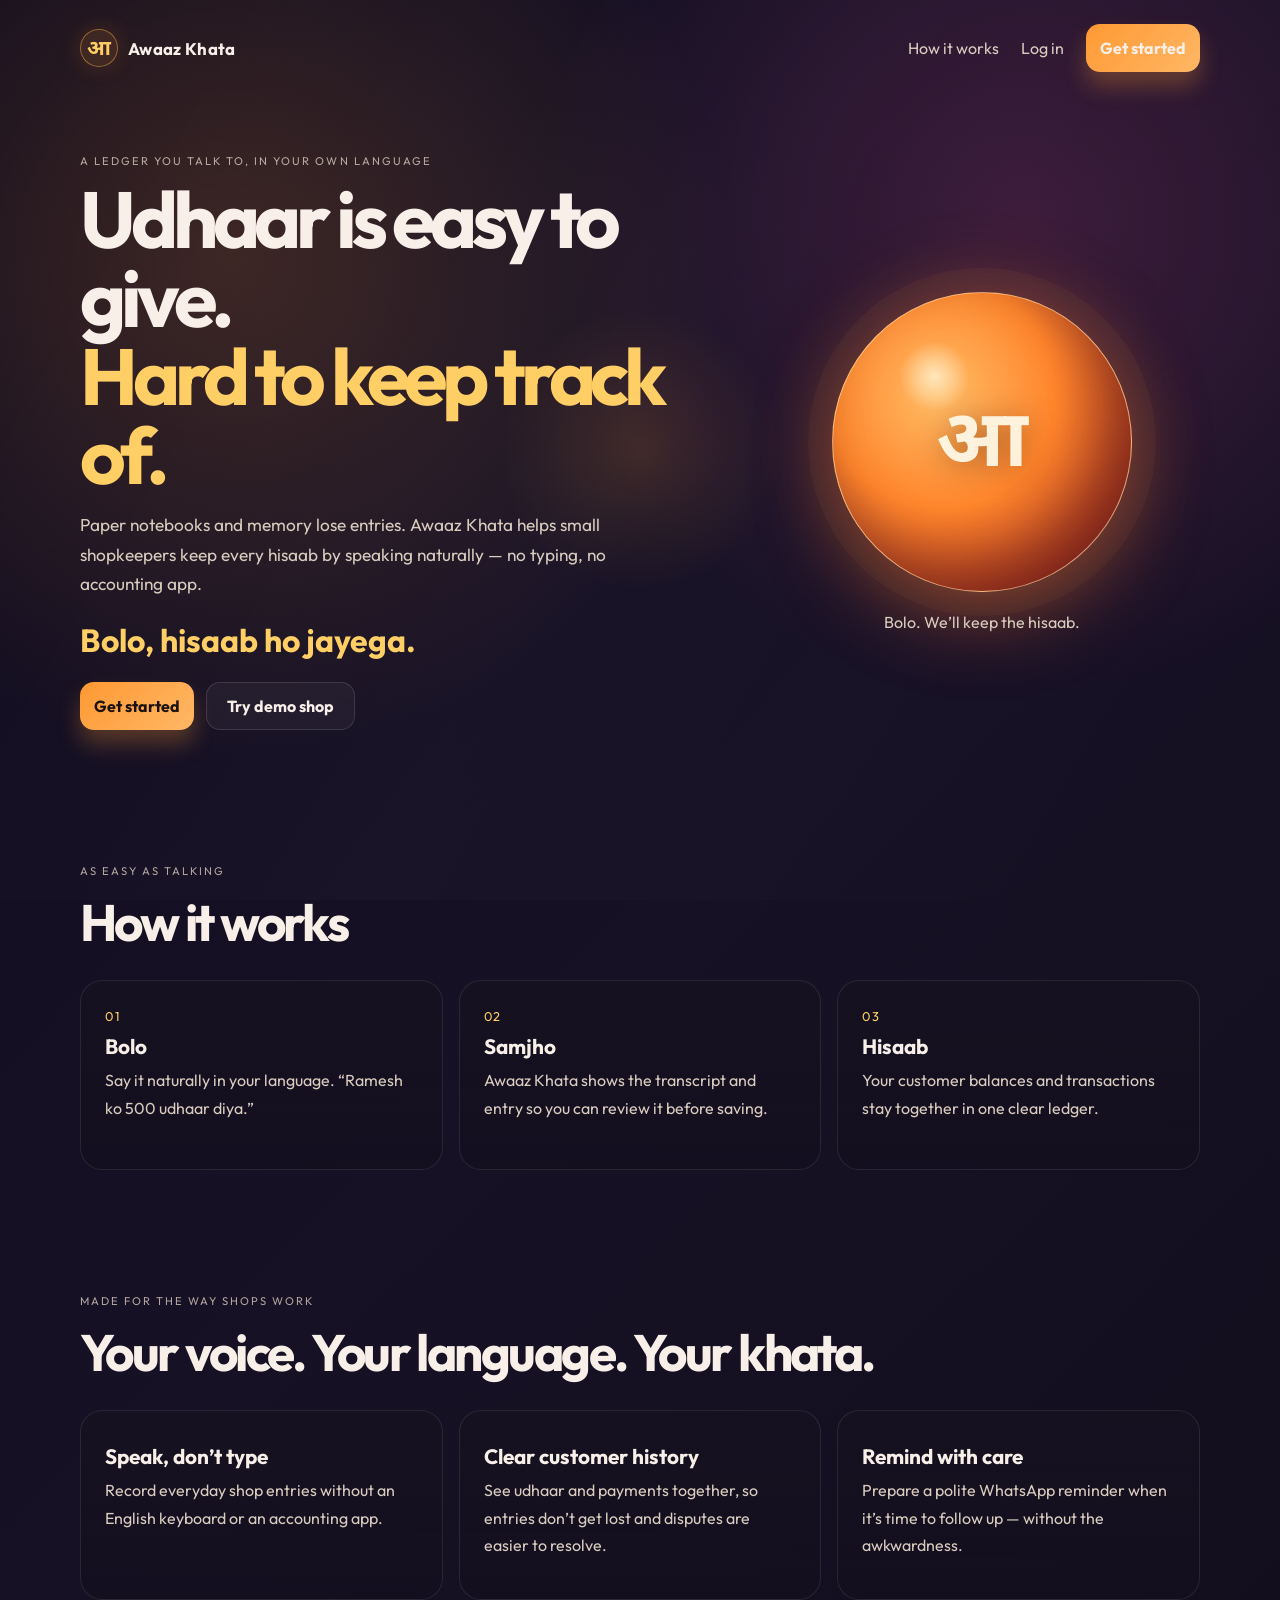
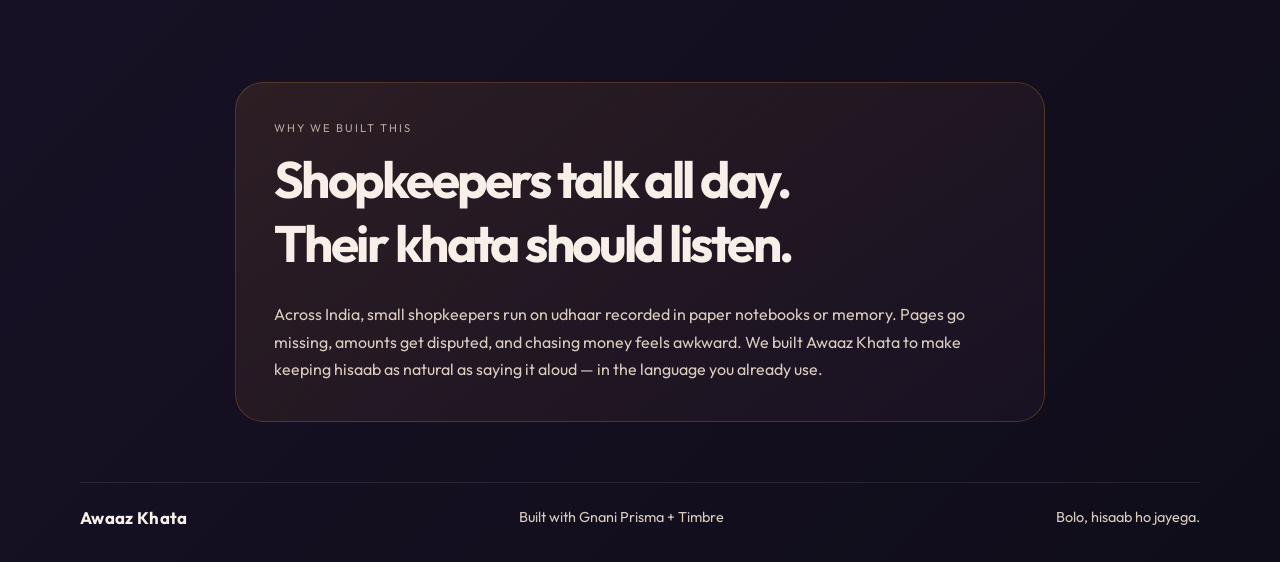
<file: frontend/landing.html>
<!doctype html>
<html lang="en">
  <head>
    <meta charset="utf-8">
    <meta name="viewport" content="width=device-width, initial-scale=1">
    <meta name="theme-color" content="#0f0b1e">
    <link rel="manifest" href="/frontend/manifest.webmanifest">
    <meta name="description" content="Awaaz Khata is a ledger you talk to, in your own language. Bolo, hisaab ho jayega.">
    <title>Awaaz Khata — Bolo, hisaab ho jayega</title>
    <link rel="preconnect" href="https://fonts.googleapis.com">
    <link rel="preconnect" href="https://fonts.gstatic.com" crossorigin>
    <link href="https://fonts.googleapis.com/css2?family=Noto+Sans+Devanagari:wght@400;500;600;700&family=Outfit:wght@400;500;600;700;800&display=swap" rel="stylesheet" media="print" onload="this.media='all'">
    <link rel="stylesheet" href="/frontend/styles.css">
    <script type="module" src="/frontend/landing.js"></script>
  </head>
  <body class="marketing-page" data-theme="dark">
    <div class="page-noise" aria-hidden="true"></div>
    <div class="offline-banner" id="offline-banner" role="status" aria-live="polite" hidden>
      You’re offline. Reconnect to try the demo shop or create an account.
    </div>
    <header class="marketing-nav">
      <a class="brand" href="/" aria-label="Awaaz Khata home">
        <span class="brand-mark-small" aria-hidden="true">आ</span>
        <span>Awaaz Khata</span>
      </a>
      <nav aria-label="Main navigation">
        <a href="#how-it-works">How it works</a>
        <a href="/login">Log in</a>
        <a class="primary-btn" href="/register">Get started</a>
      </nav>
    </header>

    <main class="marketing-shell">
      <section class="marketing-hero">
        <div class="marketing-hero-copy">
          <p class="eyebrow">A ledger you talk to, in your own language</p>
          <h1>Udhaar is easy to give.<br><span>Hard to keep track of.</span></h1>
          <p class="hero-text">Paper notebooks and memory lose entries. Awaaz Khata helps small shopkeepers keep every hisaab by speaking naturally — no typing, no accounting app.</p>
          <p class="marketing-tagline">Bolo, hisaab ho jayega.</p>
          <div class="marketing-actions">
            <a class="primary-btn" href="/register">Get started</a>
            <button class="ghost-btn" type="button" id="try-demo">Try demo shop</button>
          </div>
          <p class="marketing-error" id="landing-error" role="alert" hidden></p>
        </div>
        <div class="demo-orb-stage" aria-label="Animated voice assistant demo">
          <div class="demo-orb-halo"></div>
          <div class="demo-orb"><span>आ</span></div>
          <p class="demo-orb-caption">Bolo. We’ll keep the hisaab.</p>
        </div>
      </section>

      <section class="marketing-section" id="how-it-works">
        <p class="eyebrow">As easy as talking</p>
        <h2>How it works</h2>
        <div class="steps-grid">
          <article class="feature-card"><span class="step-number">01</span><h3>Bolo</h3><p>Say it naturally in your language. “Ramesh ko 500 udhaar diya.”</p></article>
          <article class="feature-card"><span class="step-number">02</span><h3>Samjho</h3><p>Awaaz Khata shows the transcript and entry so you can review it before saving.</p></article>
          <article class="feature-card"><span class="step-number">03</span><h3>Hisaab</h3><p>Your customer balances and transactions stay together in one clear ledger.</p></article>
        </div>
      </section>

      <section class="marketing-section">
        <p class="eyebrow">Made for the way shops work</p>
        <h2>Your voice. Your language. Your khata.</h2>
        <div class="steps-grid feature-grid">
          <article class="feature-card"><h3>Speak, don’t type</h3><p>Record everyday shop entries without an English keyboard or an accounting app.</p></article>
          <article class="feature-card"><h3>Clear customer history</h3><p>See udhaar and payments together, so entries don’t get lost and disputes are easier to resolve.</p></article>
          <article class="feature-card"><h3>Remind with care</h3><p>Prepare a polite WhatsApp reminder when it’s time to follow up — without the awkwardness.</p></article>
        </div>
      </section>

      <section class="why-section">
        <p class="eyebrow">Why we built this</p>
        <h2>Shopkeepers talk all day.<br>Their khata should listen.</h2>
        <p>Across India, small shopkeepers run on udhaar recorded in paper notebooks or memory. Pages go missing, amounts get disputed, and chasing money feels awkward. We built Awaaz Khata to make keeping hisaab as natural as saying it aloud — in the language you already use.</p>
      </section>
    </main>

    <footer class="marketing-footer">
      <a class="brand" href="/">Awaaz Khata</a>
      <span>Built with Gnani Prisma + Timbre</span>
      <span>Bolo, hisaab ho jayega.</span>
    </footer>
    <script type="module" src="/frontend/landing.js"></script>
    <script type="module" src="/frontend/pwa.js"></script>
  </body>
</html>
</file>
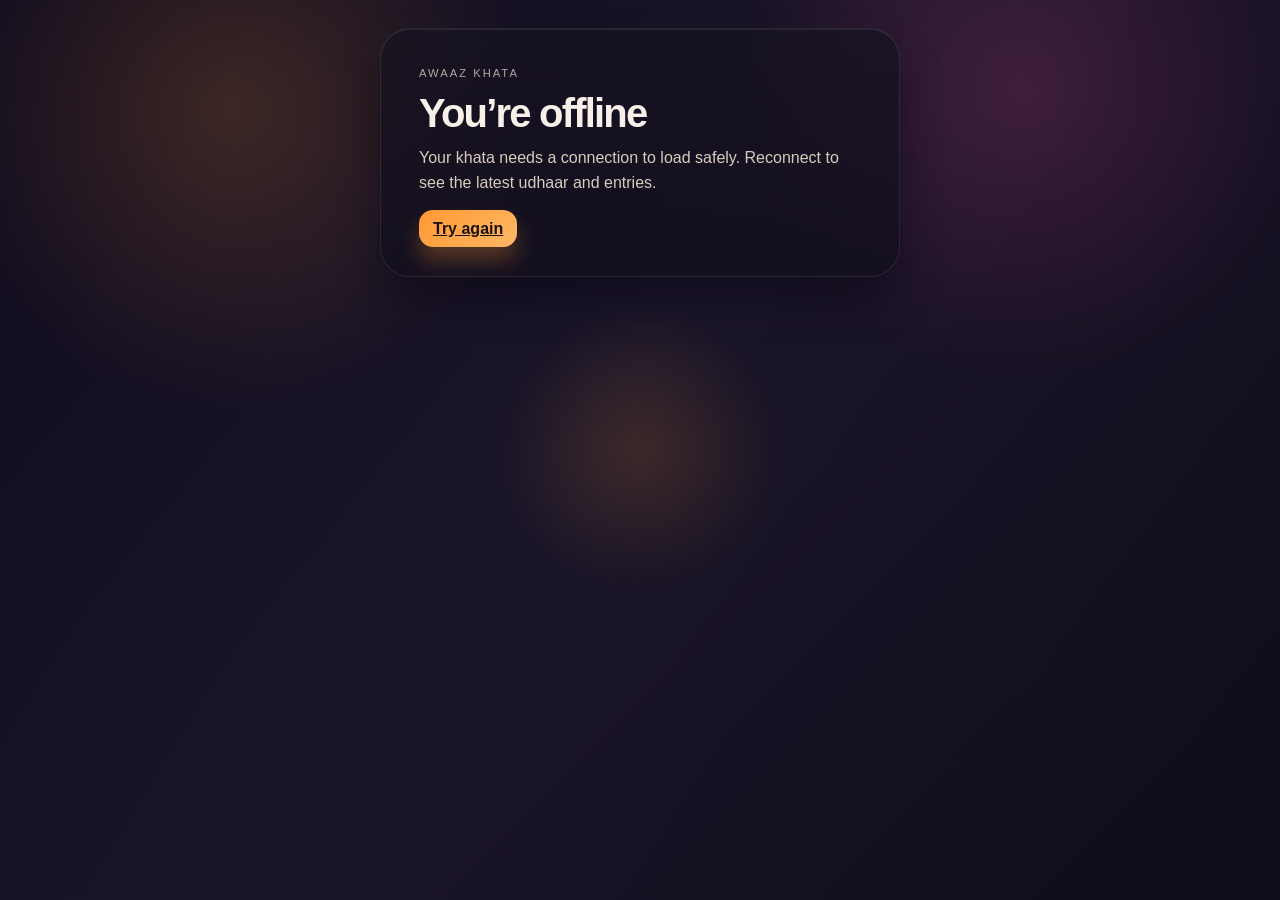
<file: frontend/offline.html>
<!doctype html>
<html lang="en">
  <head>
    <meta charset="utf-8">
    <meta name="viewport" content="width=device-width, initial-scale=1">
    <meta name="theme-color" content="#0f0b1e">
    <title>Offline — Awaaz Khata</title>
    <link rel="stylesheet" href="/frontend/styles.css">
  </head>
  <body class="auth-page">
    <main class="auth-shell">
      <section class="auth-card glass-card">
        <p class="eyebrow">Awaaz Khata</p>
        <h1>You’re offline</h1>
        <p class="auth-intro">Your khata needs a connection to load safely. Reconnect to see the latest udhaar and entries.</p>
        <a class="primary-btn auth-submit" href="/">Try again</a>
      </section>
    </main>
  </body>
</html>
</file>
<file: frontend/styles.css>
:root {
  --bg: #0f0b1e;
  --bg-2: #171125;
  --card: rgba(20, 16, 32, 0.72);
  --card-strong: rgba(26, 20, 40, 0.9);
  --card-soft: rgba(255, 255, 255, 0.04);
  --line: rgba(255, 255, 255, 0.09);
  --text: #f7efe8;
  --muted: #d9ccbf;
  --accent: #ff9933;
  --accent-soft: rgba(255, 153, 51, 0.2);
  --gold: #ffcf66;
  --pink: #ff4fa3;
  --green: #6bd6a8;
  --green-strong: #20b27f;
  --red: #ff8a7c;
  --shadow: rgba(3, 2, 7, 0.48);
  --pointer-x: 50%;
  --pointer-y: 50%;
}

* {
  box-sizing: border-box;
}

html {
  scroll-behavior: smooth;
}

body {
  margin: 0;
  min-height: 100vh;
  background:
    radial-gradient(circle at 18% 12%, rgba(255, 153, 51, 0.18), transparent 23%),
    radial-gradient(circle at 80% 10%, rgba(255, 79, 163, 0.16), transparent 22%),
    linear-gradient(135deg, var(--bg) 0%, var(--bg-2) 46%, #100d1a 100%);
  color: var(--text);
  font-family:
    "Outfit",
    "Noto Sans Devanagari",
    "Noto Sans Tamil",
    "Noto Sans Telugu",
    "Noto Sans Gujarati",
    "Noto Sans Bengali",
    "Noto Sans Kannada",
    "Noto Sans Malayalam",
    "Noto Sans Gurmukhi",
    sans-serif;
  text-rendering: optimizeLegibility;
}

:lang(hi),
:lang(mr) {
  font-family: "Noto Sans Devanagari", "Outfit", sans-serif;
}

:lang(ta) {
  font-family: "Noto Sans Tamil", "Outfit", sans-serif;
}

:lang(te) {
  font-family: "Noto Sans Telugu", "Outfit", sans-serif;
}

:lang(gu) {
  font-family: "Noto Sans Gujarati", "Outfit", sans-serif;
}

:lang(bn) {
  font-family: "Noto Sans Bengali", "Outfit", sans-serif;
}

:lang(kn) {
  font-family: "Noto Sans Kannada", "Outfit", sans-serif;
}

:lang(ml) {
  font-family: "Noto Sans Malayalam", "Outfit", sans-serif;
}

:lang(pa) {
  font-family: "Noto Sans Gurmukhi", "Outfit", sans-serif;
}

.splash-screen {
  position: fixed;
  inset: 0;
  z-index: 20;
  display: grid;
  place-items: center;
  background: rgba(15, 11, 30, 0.92);
  overflow: hidden;
}

.splash-screen.is-dismissed {
  opacity: 0;
  visibility: hidden;
  transition: opacity 0.45s ease, visibility 0.45s ease;
}

.splash-mark-wrap {
  display: grid;
  place-items: center;
  margin-bottom: 12px;
}

.splash-mark {
  width: 100px;
  height: 100px;
  fill: none;
  stroke: rgba(255, 255, 255, 0.7);
  stroke-width: 4;
  filter: drop-shadow(0 0 20px rgba(255, 153, 51, 0.55));
}

.splash-copy {
  text-align: center;
}

.splash-kicker {
  margin: 0 0 8px;
  color: rgba(255, 255, 255, 0.7);
  letter-spacing: 0.14em;
  text-transform: uppercase;
  font-size: 0.7rem;
}

.splash-copy h1 {
  margin: 0;
  font-size: clamp(2.2rem, 5vw, 4rem);
  letter-spacing: -0.06em;
  line-height: 0.95;
}

body::before {
  content: "";
  position: fixed;
  inset: 0;
  pointer-events: none;
  background:
    linear-gradient(120deg, transparent 0%, rgba(255,255,255,0.02) 48%, transparent 100%),
    radial-gradient(circle at var(--pointer-x) var(--pointer-y), rgba(255, 153, 51, 0.15), transparent 18%);
  z-index: 0;
}

.page-noise {
  position: fixed;
  inset: 0;
  pointer-events: none;
  opacity: 0.18;
  background-image:
    linear-gradient(rgba(255,255,255,0.02) 1px, transparent 1px),
    linear-gradient(90deg, rgba(255,255,255,0.02) 1px, transparent 1px);
  background-size: 18px 18px;
  mask-image: radial-gradient(circle at center, black 32%, transparent 100%);
  z-index: 1;
}

#pointer-glow {
  position: fixed;
  width: 220px;
  height: 220px;
  border-radius: 50%;
  pointer-events: none;
  background: radial-gradient(circle, rgba(255, 153, 51, 0.2), rgba(255, 79, 163, 0.18), transparent 70%);
  transform: translate(-50%, -50%);
  filter: blur(8px);
  opacity: 0;
  z-index: 2;
}

button,
input,
textarea,
select {
  font: inherit;
}

button {
  cursor: pointer;
}

img,
svg {
  display: block;
  max-width: 100%;
}

.app-shell {
  position: relative;
  z-index: 3;
  width: min(1180px, calc(100% - 24px));
  margin: 0 auto;
  padding: 22px 0 60px;
}

.topbar {
  display: flex;
  align-items: center;
  justify-content: space-between;
  gap: 18px;
  padding-bottom: 10px;
}

.brand {
  display: inline-flex;
  align-items: center;
  gap: 10px;
  font-size: 1.05rem;
  font-weight: 700;
  letter-spacing: 0.02em;
}

.brand-mark {
  width: 38px;
  height: 38px;
  fill: none;
  stroke: rgba(255,255,255,0.2);
  stroke-width: 4;
  filter: drop-shadow(0 0 16px rgba(255, 153, 51, 0.55));
}

.language-toggle {
  display: flex;
  align-items: center;
  gap: 6px;
  max-width: min(720px, 100%);
  overflow-x: auto;
  padding: 7px;
  border: 1px solid rgba(255,255,255,0.08);
  border-radius: 999px;
  background: rgba(255,255,255,0.03);
  box-shadow: inset 0 1px 0 rgba(255,255,255,0.04);
  scrollbar-width: none;
}

.language-toggle::-webkit-scrollbar {
  display: none;
}

.language-toggle button {
  flex: 0 0 auto;
  min-height: 38px;
  padding: 9px 14px;
  border: 0;
  border-radius: 999px;
  background: transparent;
  color: rgba(247, 239, 232, 0.72);
  font-size: 0.82rem;
  font-weight: 600;
  white-space: nowrap;
}

.language-toggle button.active {
  background: linear-gradient(135deg, var(--accent), #ffa94d);
  color: #201514;
  box-shadow: 0 10px 22px rgba(255, 153, 51, 0.32);
}

.language-toggle button:focus-visible {
  outline: 2px solid var(--gold);
  outline-offset: 2px;
}

.main-stage {
  display: grid;
  gap: 28px;
  margin-top: 14px;
}

.glass-card {
  border: 1px solid var(--line);
  border-radius: 30px;
  background: linear-gradient(180deg, rgba(22, 18, 32, 0.74), rgba(19, 15, 30, 0.9));
  box-shadow: 0 22px 40px rgba(5, 3, 14, 0.4), inset 0 1px 0 rgba(255,255,255,0.08);
  backdrop-filter: blur(12px);
}

.hero-panel {
  display: grid;
  grid-template-columns: minmax(0, 1.1fr) minmax(220px, 0.88fr) minmax(200px, 0.72fr);
  gap: 20px;
  align-items: center;
  padding: 28px 28px 20px;
  overflow: hidden;
}

.hero-panel.has-no-transactions {
  grid-template-columns: minmax(0, 1.1fr) minmax(220px, 0.88fr);
}

.hero-copy {
  padding: 10px 4px;
}

.eyebrow {
  margin: 0 0 12px;
  color: rgba(217, 204, 191, 0.8);
  font-size: 0.7rem;
  letter-spacing: 0.18em;
  text-transform: uppercase;
}

.hero-copy h2 {
  margin: 0;
  max-width: 420px;
  font-size: clamp(2.1rem, 3vw, 4rem);
  line-height: 0.98;
  letter-spacing: -0.06em;
}

.hero-text {
  margin: 16px 0 0;
  max-width: 420px;
  color: rgba(217, 204, 191, 0.74);
  font-size: 0.96rem;
  line-height: 1.75;
}

.mic-stage-wrap {
  display: grid;
  place-items: center;
  gap: 18px;
}

.mic-stage {
  position: relative;
  display: grid;
  place-items: center;
  width: min(100%, 360px);
  aspect-ratio: 1;
  background: radial-gradient(circle, rgba(255, 153, 51, 0.18), rgba(255, 153, 51, 0.03) 36%, transparent 72%);
  border-radius: 50%;
}

#mic-canvas {
  position: absolute;
  inset: 8% 8% 8% 8%;
  width: 84%;
  height: 84%;
  border-radius: 50%;
  opacity: 0.9;
  pointer-events: none;
}

.mic-button {
  position: relative;
  z-index: 2;
  width: 138px;
  height: 138px;
  border: 1px solid rgba(255, 255, 255, 0.14);
  border-radius: 50%;
  background: radial-gradient(circle at 30% 30%, rgba(255, 255, 255, 0.16), rgba(255, 123, 43, 0.82) 30%, rgba(255, 98, 29, 0.85) 58%, rgba(121, 39, 7, 0.8) 100%);
  box-shadow:
    0 0 0 12px rgba(255, 153, 51, 0.12),
    0 18px 60px rgba(255, 116, 42, 0.45),
    inset 0 6px 26px rgba(255,255,255,0.2);
  transition: transform 180ms ease, box-shadow 220ms ease, filter 220ms ease;
  animation: breathe 3.2s ease-in-out infinite;
}

.mic-button::before {
  content: "";
  position: absolute;
  inset: -20px;
  border-radius: 50%;
  border: 1px solid rgba(255, 153, 51, 0.24);
  opacity: 0.8;
  animation: pulseRing 2.1s ease-out infinite;
}

.mic-button.is-recording {
  transform: scale(1.08);
  box-shadow: 0 0 0 18px rgba(255, 153, 51, 0.1), 0 24px 76px rgba(255, 113, 43, 0.6), inset 0 6px 26px rgba(255,255,255,0.24);
  animation: none;
}

.mic-button.is-processing {
  transform: scale(0.96);
  border-color: rgba(255,255,255,0.2);
  background: radial-gradient(circle at 30% 20%, rgba(255,255,255,0.18), rgba(255, 79, 163, 0.82) 28%, rgba(241, 138, 46, 0.8) 55%, rgba(136, 52, 29, 0.86) 100%);
}

.mic-button:active,
.mic-button.is-recording {
  transform: scale(0.96);
}

.mic-icon {
  width: 52px;
  height: 52px;
  fill: rgba(255,255,255,0.94);
  filter: drop-shadow(0 2px 10px rgba(0,0,0,0.2));
}

.pulse-ring {
  position: absolute;
  inset: 18%;
  border-radius: 50%;
  border: 1px solid rgba(255, 153, 51, 0.3);
  opacity: 0;
}

.pulse-ring-one {
  animation: ringPulse 4s ease-out infinite;
}

.pulse-ring-two {
  animation: ringPulse 4s ease-out 1.5s infinite;
}

.mic-status {
  margin: 0;
  color: rgba(247, 239, 232, 0.82);
  font-size: 0.85rem;
  letter-spacing: 0.1em;
  text-transform: uppercase;
  text-align: center;
}

.summary-card {
  padding: 18px 18px 14px;
}

.summary-header {
  display: flex;
  align-items: center;
  justify-content: space-between;
  gap: 12px;
}

.summary-header h3 {
  margin: 0;
  font-size: 1.1rem;
}

.summary-pill {
  display: inline-flex;
  align-items: center;
  justify-content: center;
  min-width: 52px;
  padding: 6px 10px;
  border-radius: 999px;
  background: rgba(255, 153, 51, 0.14);
  color: var(--gold);
  font-size: 0.66rem;
  font-weight: 700;
  letter-spacing: 0.08em;
  text-transform: uppercase;
}

.summary-stats {
  display: grid;
  grid-template-columns: repeat(3, minmax(0, 1fr));
  gap: 8px;
  margin-top: 18px;
}

.summary-stats div {
  display: grid;
  gap: 5px;
  min-width: 0;
  padding: 10px 8px 8px;
  border-radius: 18px;
  background: rgba(255,255,255,0.03);
}

.summary-stats strong {
  font-size: clamp(1.1rem, 2vw, 1.5rem);
  line-height: 1.1;
}

.summary-stats span {
  color: rgba(217, 204, 191, 0.7);
  font-size: 0.74rem;
  letter-spacing: 0.08em;
  text-transform: uppercase;
}

.mini-chart {
  display: flex;
  align-items: flex-end;
  gap: 8px;
  height: 76px;
  margin-top: 18px;
  padding: 8px 8px 0;
  border-radius: 18px;
  background: linear-gradient(180deg, rgba(255,255,255,0.02), rgba(255,255,255,0.01));
}

.mini-chart span {
  display: block;
  flex: 1;
  height: calc(var(--i) * 100%);
  border-radius: 8px 8px 0 0;
  background: linear-gradient(180deg, var(--gold), var(--accent));
  box-shadow: 0 0 18px rgba(255, 153, 51, 0.25);
  animation: chartRise 1.6s ease both;
}

.content-grid {
  display: grid;
  grid-template-columns: minmax(0, 1.2fr) minmax(280px, 0.8fr);
  gap: 28px;
  align-items: start;
}

.transcript-panel,
.ledger-panel {
  position: relative;
  min-width: 0;
  padding: 20px 20px 18px;
}

.panel-header {
  display: flex;
  flex-wrap: wrap;
  align-items: center;
  justify-content: space-between;
  gap: 8px;
}

.detected-language {
  margin-left: auto;
  padding: 5px 9px;
  border: 1px solid rgba(107, 214, 168, 0.4);
  border-radius: 999px;
  color: #b7f0d6;
  font-size: 0.7rem;
  font-weight: 700;
}

.transcript-state {
  padding: 5px 9px;
  border: 1px solid rgba(217, 204, 191, 0.32);
  border-radius: 999px;
  color: var(--muted);
  font-size: 0.7rem;
  font-weight: 700;
}

.transcript-state[data-state="listening"] {
  border-color: rgba(107, 214, 168, 0.55);
  color: #b7f0d6;
}

.transcript-state[data-state="processing"] {
  border-color: rgba(255, 207, 102, 0.55);
  color: var(--gold);
}

.transcript-state[data-state="done"] {
  border-color: rgba(107, 214, 168, 0.4);
  color: #b7f0d6;
}

.transcript-state[data-state="error"] {
  border-color: rgba(255, 138, 124, 0.55);
  color: #ffc2b8;
}

.panel-header h3 {
  margin: 0;
  font-size: 1.2rem;
}

.status-dot {
  width: 10px;
  height: 10px;
  border-radius: 50%;
  background: var(--green);
  box-shadow: 0 0 14px rgba(107, 214, 168, 0.8);
}

.transcript-box {
  margin-top: 20px;
  min-height: 110px;
  padding: 18px 18px 16px;
  border-radius: 20px;
  background: rgba(255,255,255,0.02);
  border: 1px solid rgba(255,255,255,0.06);
}

.transcript-box p {
  margin: 0;
  color: rgba(247,239,232,0.88);
  font-size: 1.08rem;
  line-height: 1.7;
}

.transcript-box .transcript-original {
  margin-top: 10px;
  color: rgba(217, 204, 191, 0.58);
  font-size: 0.76rem;
  line-height: 1.5;
}

.transcript-box .transcript-feedback {
  margin-top: 12px;
  color: var(--gold);
  font-size: 0.9rem;
  font-weight: 600;
}

.confirmation-stack {
  margin-top: 18px;
}

.confirmation-card {
  display: grid;
  gap: 12px;
}

.entry-card {
  display: grid;
  gap: 12px;
  padding: 16px;
  border: 1px solid rgba(255,255,255,0.08);
  border-radius: 20px;
  background: rgba(255,255,255,0.02);
  transform: translateY(22px);
  opacity: 0;
  animation: entryIn 420ms cubic-bezier(0.2, 0.8, 0.2, 1) forwards;
}

.entry-card.credit {
  border-color: rgba(255, 153, 51, 0.45);
  background: linear-gradient(180deg, rgba(255, 153, 51, 0.08), rgba(255,255,255,0.02));
}

.entry-card.payment {
  border-color: rgba(107, 214, 168, 0.35);
  background: linear-gradient(180deg, rgba(107, 214, 168, 0.08), rgba(255,255,255,0.02));
}

.entry-topline {
  display: flex;
  align-items: center;
  justify-content: space-between;
  gap: 12px;
}

.entry-badge {
  display: inline-flex;
  align-items: center;
  padding: 5px 10px;
  border-radius: 999px;
  font-size: 0.64rem;
  font-weight: 700;
  letter-spacing: 0.08em;
  text-transform: uppercase;
}

.entry-card.credit .entry-badge {
  background: rgba(255, 153, 51, 0.14);
  color: var(--gold);
}

.entry-card.payment .entry-badge {
  background: rgba(107, 214, 168, 0.12);
  color: #b7f0d6;
}

.entry-amount {
  font-size: clamp(1.5rem, 3vw, 2.1rem);
  font-weight: 700;
  letter-spacing: -0.04em;
}

.entry-meta {
  display: flex;
  flex-wrap: wrap;
  align-items: center;
  justify-content: space-between;
  gap: 14px;
  color: rgba(217, 204, 191, 0.75);
  font-size: 0.82rem;
}

.entry-match-suggestion {
  flex-basis: 100%;
  color: var(--gold);
  line-height: 1.5;
}

.entry-actions {
  display: flex;
  align-items: center;
  gap: 8px;
}

.ghost-btn,
.primary-btn,
.confirm-btn,
.edit-btn {
  border: 0;
  border-radius: 14px;
  padding: 10px 14px;
  font-weight: 700;
  transition: transform 180ms ease, box-shadow 180ms ease, opacity 180ms ease;
}

.ghost-btn {
  background: rgba(255,255,255,0.04);
  color: var(--text);
}

.primary-btn {
  background: linear-gradient(135deg, var(--accent), #ffb765);
  color: #1b120d;
  box-shadow: 0 14px 22px rgba(255, 153, 51, 0.28);
}

.confirm-btn {
  background: rgba(107, 214, 168, 0.1);
  color: var(--text);
}

.edit-btn {
  background: rgba(255,255,255,0.04);
  color: var(--text);
}

.ghost-btn:active,
.primary-btn:active,
.confirm-btn:active,
.edit-btn:active,
.icon-btn:active {
  transform: scale(0.97);
}

.action-row {
  display: flex;
  justify-content: flex-end;
  gap: 10px;
  margin-top: 16px;
}

.ledger-header {
  align-items: flex-start;
}

.icon-btn {
  width: 38px;
  height: 38px;
  border: 1px solid rgba(255,255,255,0.07);
  border-radius: 12px;
  background: rgba(255,255,255,0.03);
  color: var(--text);
  font-size: 1.2rem;
}

.ledger-list {
  display: grid;
  gap: 12px;
  margin-top: 18px;
}

.ledger-row {
  position: relative;
  width: 100%;
  display: flex;
  align-items: center;
  justify-content: space-between;
  gap: 14px;
  border: 1px solid rgba(255,255,255,0.08);
  border-radius: 18px;
  padding: 12px 12px 12px 10px;
  background: rgba(255,255,255,0.02);
  text-align: left;
  transition: transform 180ms ease, border-color 180ms ease, background 180ms ease;
}

.ledger-row:hover {
  transform: translateY(-1px);
  border-color: rgba(255,153,51,0.34);
}

.ledger-summary {
  display: flex;
  align-items: center;
  gap: 12px;
  min-width: 0;
}

.avatar {
  display: grid;
  place-items: center;
  width: 42px;
  height: 42px;
  border-radius: 50%;
  color: #160d0a;
  font-size: 0.9rem;
  font-weight: 700;
  letter-spacing: 0.04em;
  box-shadow: inset 0 1px 0 rgba(255,255,255,0.3);
}

.ledger-name {
  display: grid;
  gap: 2px;
  min-width: 0;
}

.ledger-name strong {
  color: var(--text);
  font-size: 1rem;
  white-space: nowrap;
  overflow: hidden;
  text-overflow: ellipsis;
}

.ledger-name span {
  color: rgba(217, 204, 191, 0.7);
  font-size: 0.74rem;
  letter-spacing: 0.02em;
}

.ledger-balance {
  display: grid;
  justify-items: end;
  gap: 2px;
  min-width: 72px;
}

.ledger-balance strong {
  font-size: 1rem;
}

.ledger-balance span {
  color: rgba(217, 204, 191, 0.7);
  font-size: 0.7rem;
  letter-spacing: 0.06em;
  text-transform: uppercase;
}

.bar-track {
  position: absolute;
  left: 12px;
  right: 12px;
  bottom: 8px;
  height: 5px;
  overflow: hidden;
  border-radius: 10px;
  background: rgba(255,255,255,0.06);
}

.bar-fill {
  position: absolute;
  inset: 0 auto 0 0;
  width: 0;
  border-radius: inherit;
  background: linear-gradient(90deg, rgba(255, 153, 51, 0.9), rgba(255, 207, 102, 0.9));
  transition: width 520ms ease;
}

.customer-drawer {
  position: fixed;
  inset: 0;
  z-index: 20;
  opacity: 0;
  visibility: hidden;
  transition: opacity 220ms ease, visibility 220ms ease;
}

.customer-drawer.is-open {
  opacity: 1;
  visibility: visible;
}

.drawer-backdrop {
  position: absolute;
  inset: 0;
  background: rgba(6,4,12,0.48);
}

.drawer-panel {
  position: absolute;
  right: 0;
  bottom: 0;
  width: min(460px, 100%);
  height: min(86vh, 700px);
  padding: 20px 18px 18px;
  border-radius: 26px 26px 0 0;
  border: 1px solid rgba(255,255,255,0.1);
  background: linear-gradient(180deg, rgba(20, 16, 30, 0.98), rgba(14, 11, 24, 0.98));
  transform: translateY(100%);
  transition: transform 300ms cubic-bezier(0.2, 0.8, 0.2, 1);
  box-shadow: 0 -24px 56px rgba(0, 0, 0, 0.42);
}

.drawer-handle {
  display: none;
}

.customer-drawer.is-open .drawer-panel {
  transform: translateY(0);
}

.drawer-header {
  display: flex;
  align-items: center;
  justify-content: space-between;
  gap: 12px;
}

.drawer-title-wrap {
  display: flex;
  align-items: center;
  gap: 12px;
}

.drawer-avatar {
  display: grid;
  place-items: center;
  width: 48px;
  height: 48px;
  border-radius: 50%;
  background: linear-gradient(135deg, rgba(255,153,51,0.8), rgba(255,79,163,0.7));
  color: #160d0a;
  font-weight: 800;
}

.close-button {
  border: 1px solid rgba(255,255,255,0.08);
  border-radius: 50%;
  width: 38px;
  height: 38px;
  background: rgba(255,255,255,0.03);
  color: var(--text);
  font-size: 1.6rem;
}

.drawer-stats {
  display: grid;
  grid-template-columns: repeat(2, minmax(0, 1fr));
  gap: 12px;
  margin-top: 24px;
}

.drawer-stats div {
  padding: 12px;
  border-radius: 16px;
  background: rgba(255,255,255,0.03);
}

.drawer-stats span {
  display: block;
  color: rgba(217, 204, 191, 0.7);
  font-size: 0.72rem;
  letter-spacing: 0.08em;
  text-transform: uppercase;
}

.drawer-stats strong {
  display: block;
  margin-top: 8px;
  font-size: 1.3rem;
}

.timeline {
  display: grid;
  gap: 12px;
  margin-top: 24px;
  max-height: 340px;
  overflow: auto;
  padding-right: 6px;
}

.timeline-item {
  position: relative;
  display: grid;
  grid-template-columns: 12px minmax(0, 1fr);
  gap: 12px;
  align-items: start;
  padding-left: 4px;
  opacity: 0;
  transform: translateY(10px);
  animation: timelineIn 280ms ease forwards;
}

.timeline-item::before {
  content: "";
  width: 10px;
  height: 10px;
  margin-top: 5px;
  border-radius: 50%;
  background: linear-gradient(135deg, var(--accent), #ffbf64);
  box-shadow: 0 0 14px rgba(255,153,51,0.43);
}

.timeline-item .entry-copy {
  display: grid;
  gap: 6px;
  padding: 12px 12px 10px;
  border-radius: 16px;
  background: rgba(255,255,255,0.02);
}

.timeline-item .entry-copy strong {
  font-size: 0.97rem;
}

.timeline-item .entry-copy span {
  color: rgba(217, 204, 191, 0.7);
  font-size: 0.76rem;
}

.reminder-btn {
  width: 100%;
  margin-top: 20px;
}

.bubble-icon {
  margin-right: 8px;
}

.reminder-chat {
  margin-top: 18px;
  animation: bubbleIn 250ms ease;
}

.reminder-actions {
  display: flex;
  flex-wrap: wrap;
  gap: 8px;
  margin-top: 12px;
}

.reminder-link {
  display: inline-flex;
  min-height: 44px;
  align-items: center;
  justify-content: center;
  padding: 10px 14px;
  text-decoration: none;
}

.chat-head {
  color: rgba(217, 204, 191, 0.75);
  font-size: 0.74rem;
  letter-spacing: 0.08em;
  text-transform: uppercase;
}

.chat-bubble {
  display: flex;
  align-items: center;
  gap: 10px;
  margin-top: 10px;
  padding: 14px 14px 12px;
  border-radius: 18px 18px 18px 6px;
  background: linear-gradient(135deg, rgba(82, 184, 138, 0.18), rgba(255,255,255,0.04));
  border: 1px solid rgba(107, 214, 168, 0.2);
}

.chat-play {
  display: grid;
  place-items: center;
  width: 30px;
  height: 30px;
  border-radius: 50%;
  background: rgba(255,255,255,0.06);
  color: var(--text);
}

.chat-bubble p {
  margin: 0;
  color: rgba(247,239,232,0.88);
  line-height: 1.5;
}

.notice {
  position: fixed;
  left: 50%;
  bottom: 30px;
  z-index: 40;
  transform: translateX(-50%);
  min-width: min(88vw, 280px);
  padding: 12px 16px;
  border-radius: 16px;
  background: rgba(15, 11, 30, 0.92);
  border: 1px solid rgba(255,255,255,0.08);
  color: var(--text);
  box-shadow: 0 20px 42px rgba(3, 2, 7, 0.25);
  opacity: 1;
  transition: opacity 200ms ease, transform 200ms ease;
}

.notice.hidden {
  opacity: 0;
  transform: translate(-50%, 10px);
}

.notice.error {
  border-color: rgba(255,138,124,0.7);
  background: rgba(60, 24, 24, 0.9);
}

.notice.success {
  border-color: rgba(107,214,168,0.7);
  background: rgba(12, 26, 22, 0.9);
}

#reply-audio {
  display: none;
}

@keyframes breathe {
  0%, 100% { transform: scale(1); }
  50% { transform: scale(1.03); }
}

@keyframes pulseRing {
  0% { opacity: 0.8; transform: scale(0.7); }
  70% { opacity: 0; transform: scale(1.12); }
  100% { opacity: 0; transform: scale(1.2); }
}

@keyframes ringPulse {
  0% { opacity: 0; transform: scale(0.8); }
  20% { opacity: 0.8; }
  100% { opacity: 0; transform: scale(1.18); }
}

@keyframes chartRise {
  from { transform: scaleY(0.2); transform-origin: bottom; opacity: 0.2; }
  to { transform: scaleY(1); transform-origin: bottom; opacity: 1; }
}

@keyframes entryIn {
  0% { opacity: 0; transform: translateY(20px) scale(0.98); }
  100% { opacity: 1; transform: translateY(0) scale(1); }
}

@keyframes timelineIn {
  to { opacity: 1; transform: translateY(0); }
}

@keyframes bubbleIn {
  from { opacity: 0; transform: translateY(8px); }
  to { opacity: 1; transform: translateY(0); }
}

@media (max-width: 960px) {
  .hero-panel {
    grid-template-columns: 1fr;
    text-align: center;
  }

  .hero-panel.has-no-transactions {
    grid-template-columns: 1fr;
  }

  .hero-copy h2,
  .hero-text {
    max-width: none;
  }

  .content-grid {
    grid-template-columns: 1fr;
  }
}

@media (max-width: 599px) {
  .app-shell {
    width: min(100% - 18px, 760px);
    padding-top: 14px;
  }

  .topbar {
    align-items: flex-start;
    flex-direction: column;
  }

  .language-toggle {
    width: 100%;
    max-width: 100%;
  }

  .hero-panel {
    padding: 18px 16px;
  }

  .mic-button {
    width: 128px;
    height: 128px;
  }

  .summary-stats {
    grid-template-columns: 1fr;
  }

  .transcript-panel,
  .ledger-panel {
    padding: 16px 14px;
  }

  .drawer-panel {
    right: 0;
    left: 0;
    width: 100%;
    height: min(88dvh, 760px);
    border-radius: 22px 22px 0 0;
  }

  .drawer-handle {
    display: block;
    width: 44px;
    height: 5px;
    margin: 0 auto 16px;
    border-radius: 999px;
    background: rgba(247, 239, 232, 0.55);
  }
}

@media (max-width: 599px) {
  .hero-panel,
  .hero-panel.has-no-transactions {
    grid-template-columns: minmax(0, 1fr);
  }

  .hero-copy {
    grid-row: 1;
  }

  .mic-stage-wrap {
    grid-row: 2;
    justify-self: center;
    width: 100%;
  }
}

@media (prefers-reduced-motion: reduce) {
  * {
    animation-duration: 0.01ms !important;
    animation-iteration-count: 1 !important;
    transition-duration: 0.01ms !important;
    scroll-behavior: auto !important;
  }
}

/* Keep the primary interaction responsive on lower-powered mobile devices. */
.splash-screen {
  background:
    radial-gradient(circle at 50% 42%, rgba(255, 153, 51, 0.12), transparent 28%),
    #0f0b1e;
}

.splash-screen.is-dismissed {
  opacity: 0;
  visibility: hidden;
  transition: opacity 0.28s ease, visibility 0.28s ease;
}

.splash-mark {
  width: 76px;
  height: 76px;
  fill: none;
  stroke: var(--gold);
  stroke-width: 2.5;
  stroke-linecap: round;
  stroke-linejoin: round;
  filter: none;
}

.brand-mark {
  fill: none;
  stroke: var(--accent);
  stroke-width: 3;
  stroke-linecap: round;
  stroke-linejoin: round;
  filter: none;
}

.mic-button {
  display: grid;
  width: 138px;
  height: 138px;
  place-items: center;
  padding: 0;
  border: 1px solid rgba(255, 255, 255, 0.2);
  border-radius: 50%;
  background: radial-gradient(circle at 32% 26%, #ffbf69, #ff8a27 52%, #c74b18);
  box-shadow: 0 0 0 9px rgba(255, 153, 51, 0.1), 0 14px 36px rgba(255, 122, 37, 0.28);
  color: #fffaf3;
  cursor: pointer;
  transform: translateZ(0);
  transition: transform 180ms cubic-bezier(0.2, 0.8, 0.2, 1), filter 180ms ease;
  animation: none;
  -webkit-tap-highlight-color: transparent;
  touch-action: none;
}

.mic-button::before {
  inset: -13px;
  border-color: rgba(255, 183, 77, 0.32);
  opacity: 0;
  animation: mic-halo 2.8s ease-out infinite;
}

.mic-button:hover:not(:disabled) {
  filter: brightness(1.08);
}

.mic-button:active,
.mic-button.is-recording {
  background: radial-gradient(circle at 32% 26%, #ffd078, #ff9631 52%, #c74b18);
  transform: scale(0.96) translateZ(0);
  animation: none;
}

.mic-button.is-processing {
  background: radial-gradient(circle at 32% 26%, #ffc676, #ee7b38 55%, #ac4c35);
}

.mic-button.is-processing .mic-icon {
  opacity: 0;
}

.mic-button.is-processing::after {
  content: "";
  position: absolute;
  width: 40px;
  height: 40px;
  border: 3px solid rgba(255, 250, 243, 0.3);
  border-top-color: #fffaf3;
  border-radius: 50%;
  animation: mic-processing 0.9s linear infinite;
}

.mic-button:disabled {
  cursor: wait;
}

.mic-icon {
  width: 48px;
  height: 48px;
  fill: none;
  stroke: currentColor;
  stroke-width: 2.5;
  stroke-linecap: round;
  stroke-linejoin: round;
  filter: none;
  transition: transform 180ms ease;
}

.mic-button:hover:not(:disabled) .mic-icon {
  transform: translateY(-1px);
}

.mic-button:focus-visible,
.language-toggle button:focus-visible,
.primary-btn:focus-visible,
.ghost-btn:focus-visible,
.icon-btn:focus-visible,
.close-button:focus-visible,
.ledger-row:focus-visible {
  outline: 3px solid var(--gold);
  outline-offset: 4px;
}

.mic-stage {
  isolation: isolate;
}

.mic-stage .pulse-ring {
  border-color: rgba(255, 183, 77, 0.32);
  animation-duration: 3.2s;
}

.pulse-ring-two {
  animation-delay: 1.6s;
}

.glass-card {
  backdrop-filter: none;
  -webkit-backdrop-filter: none;
}

.entry-card {
  animation-duration: 320ms;
}

.drawer-panel {
  transition: transform 280ms cubic-bezier(0.2, 0.75, 0.25, 1);
}

#pointer-glow {
  top: 0;
  left: 0;
  filter: none;
  transition: opacity 140ms ease;
  will-change: transform;
}

#reply-audio:not([hidden]) {
  display: block;
  position: fixed;
  left: 14px;
  bottom: 14px;
  z-index: 25;
  width: min(340px, calc(100% - 28px));
  height: 42px;
}

#reply-audio[hidden] {
  display: none;
}

@keyframes mic-halo {
  0% { opacity: 0.55; transform: scale(0.92); }
  70%, 100% { opacity: 0; transform: scale(1.12); }
}

@keyframes mic-processing {
  to { transform: rotate(360deg); }
}

@media (max-width: 560px) {
  .mic-button {
    width: 124px;
    height: 124px;
  }

  .mic-icon {
    width: 44px;
    height: 44px;
  }
}

@media (prefers-reduced-motion: reduce) {
  .mic-button,
  .mic-button.is-processing::after,
  .mic-button::before,
  .mic-stage .pulse-ring,
  .mini-chart span,
  .entry-card,
  .timeline-item,
  .ledger-empty-state,
  .customer-created-card,
  .reminder-chat {
    animation: none !important;
    transition: none !important;
  }

  #pointer-glow,
  .page-noise {
    display: none;
  }
}

.ledger-panel .ledger-empty-state {
  display: grid;
  grid-template-columns: 42px minmax(0, 1fr);
  align-items: center;
  column-gap: 12px;
  row-gap: 4px;
  width: 100%;
  min-height: 124px;
  padding: 16px;
  border: 1px solid rgba(255, 255, 255, 0.08);
  border-radius: 18px;
  background: rgba(255, 255, 255, 0.035);
  color: var(--text);
  text-align: left;
  animation: promptIn 420ms ease both;
}

.ledger-panel .ledger-empty-icon {
  display: grid;
  grid-row: span 4;
  width: 42px;
  height: 42px;
  place-items: center;
  border-radius: 15px;
  background: rgba(255, 153, 51, 0.13);
  color: var(--gold);
  font-size: 1.4rem;
}

.ledger-panel .ledger-empty-state strong {
  align-self: end;
  color: var(--text);
  font-size: 0.98rem;
}

.ledger-panel .ledger-empty-state p {
  grid-column: 2;
  align-self: start;
  margin: 3px 0 0;
  color: rgba(217, 204, 191, 0.72);
  font-size: 0.8rem;
  line-height: 1.45;
}

.ledger-panel .ledger-empty-state .ledger-example {
  color: var(--gold);
  font-size: 0.8rem;
  font-weight: 600;
}

.ledger-example-button {
  justify-self: start;
  grid-column: 2;
  margin-top: 4px;
  padding: 8px 12px;
  border: 1px solid rgba(255, 207, 102, 0.24);
  border-radius: 12px;
  background: rgba(255, 153, 51, 0.1);
  color: var(--gold);
  font-size: 0.76rem;
  font-weight: 700;
}

.ledger-example-button:focus-visible {
  outline: 2px solid var(--gold);
  outline-offset: 3px;
}

.customer-created-card {
  display: flex;
  align-items: center;
  gap: 14px;
  padding: 17px;
  border: 1px solid rgba(107, 214, 168, 0.36);
  border-radius: 18px;
  background: linear-gradient(135deg, rgba(107, 214, 168, 0.12), rgba(255, 255, 255, 0.025));
  animation: entryIn 420ms cubic-bezier(0.2, 0.8, 0.2, 1) both;
}

.customer-created-icon {
  display: grid;
  flex: 0 0 38px;
  width: 38px;
  height: 38px;
  place-items: center;
  border-radius: 50%;
  background: rgba(107, 214, 168, 0.16);
  color: var(--green);
  font-weight: 800;
}

.customer-created-card strong {
  color: #b7f0d6;
}

.customer-created-card p {
  margin: 5px 0 0;
  color: rgba(217, 204, 191, 0.72);
  font-size: 0.8rem;
}

@keyframes promptIn {
  from { opacity: 0; transform: translateY(8px); }
  to { opacity: 1; transform: translateY(0); }
}

[hidden] {
  display: none !important;
}

.marketing-page,
.auth-page {
  min-height: 100vh;
}

.marketing-nav,
.marketing-footer {
  position: relative;
  z-index: 3;
  display: flex;
  width: min(1120px, calc(100% - 40px));
  align-items: center;
  justify-content: space-between;
  gap: 20px;
  margin: 0 auto;
}

.marketing-nav {
  padding: 24px 0;
}

.marketing-nav nav {
  display: flex;
  align-items: center;
  gap: 22px;
}

.marketing-nav a,
.marketing-footer a {
  color: var(--text);
  text-decoration: none;
}

.marketing-nav nav > a:not(.primary-btn) {
  color: var(--muted);
}

.marketing-nav .primary-btn,
.marketing-actions .primary-btn {
  display: inline-flex;
  min-height: 48px;
  align-items: center;
  justify-content: center;
  text-decoration: none;
}

.brand-mark-small {
  display: grid;
  width: 38px;
  height: 38px;
  place-items: center;
  border: 1px solid rgba(255, 183, 77, 0.45);
  border-radius: 50%;
  background: rgba(255, 153, 51, 0.12);
  color: var(--gold);
  font-size: 1.3rem;
  box-shadow: 0 0 22px rgba(255, 153, 51, 0.16);
}

.marketing-shell {
  position: relative;
  z-index: 2;
  width: min(1120px, calc(100% - 40px));
  margin: 0 auto;
}

.marketing-hero {
  display: grid;
  min-height: min(690px, calc(100vh - 90px));
  grid-template-columns: minmax(0, 1.2fr) minmax(280px, 0.8fr);
  align-items: center;
  gap: 30px;
  padding: 58px 0 72px;
}

.marketing-hero-copy h1 {
  margin: 0;
  max-width: 720px;
  font-size: clamp(2.7rem, 6.2vw, 5.4rem);
  line-height: 0.99;
  letter-spacing: -0.065em;
}

.marketing-hero-copy h1 span {
  color: var(--gold);
}

.marketing-hero-copy .hero-text {
  max-width: 600px;
  color: var(--muted);
  font-size: 1.08rem;
  line-height: 1.7;
}

.marketing-tagline {
  margin: 22px 0;
  color: var(--gold);
  font-size: clamp(1.4rem, 3vw, 2rem);
  font-weight: 700;
}

.marketing-actions {
  display: flex;
  flex-wrap: wrap;
  gap: 12px;
}

.marketing-actions .ghost-btn {
  min-height: 48px;
  padding-inline: 20px;
  border: 1px solid rgba(255, 255, 255, 0.12);
  color: var(--text);
}

.demo-orb-stage {
  position: relative;
  display: grid;
  min-height: 370px;
  place-items: center;
  isolation: isolate;
}

.demo-orb-halo,
.demo-orb {
  position: absolute;
  width: min(300px, 70vw);
  aspect-ratio: 1;
  border-radius: 50%;
}

.demo-orb-halo {
  border: 1px solid rgba(255, 183, 77, 0.34);
  box-shadow: 0 0 0 24px rgba(255, 153, 51, 0.045), 0 0 85px rgba(255, 153, 51, 0.24);
  animation: demo-orb-pulse 3.6s ease-in-out infinite;
}

.demo-orb {
  display: grid;
  place-items: center;
  overflow: hidden;
  border: 1px solid rgba(255, 227, 183, 0.58);
  background:
    radial-gradient(circle at 34% 28%, rgba(255, 233, 193, 0.95), transparent 12%),
    radial-gradient(circle at 36% 34%, #ffbd66, #ff852c 42%, #b43c20 75%, #401a30 100%);
  box-shadow: inset -22px -26px 52px rgba(44, 9, 21, 0.35), 0 24px 80px rgba(236, 102, 43, 0.34);
  animation: demo-orb-float 5s ease-in-out infinite;
}

.demo-orb span {
  color: rgba(255, 248, 230, 0.95);
  font-size: 5rem;
  font-weight: 700;
  text-shadow: 0 4px 30px rgba(69, 21, 8, 0.42);
}

.demo-orb-caption {
  position: absolute;
  top: calc(50% + 170px);
  margin: 0;
  color: var(--muted);
  text-align: center;
}

.marketing-error {
  color: var(--red);
}

.marketing-section,
.why-section {
  padding: 62px 0;
}

.marketing-section > h2,
.why-section h2 {
  margin: 0 0 26px;
  font-size: clamp(2rem, 4vw, 3.2rem);
  letter-spacing: -0.05em;
}

.steps-grid {
  display: grid;
  grid-template-columns: repeat(3, minmax(0, 1fr));
  gap: 16px;
}

.feature-card {
  min-height: 190px;
  padding: 24px;
  border: 1px solid var(--line);
  border-radius: 22px;
  background: linear-gradient(180deg, rgba(22, 18, 32, 0.85), rgba(19, 15, 30, 0.7));
}

.feature-card h3 {
  margin: 8px 0;
  font-size: 1.3rem;
}

.feature-card p,
.why-section > p:last-child {
  margin: 0;
  color: var(--muted);
  line-height: 1.7;
}

.step-number {
  color: var(--gold);
  font-size: 0.8rem;
  letter-spacing: 0.12em;
}

.why-section {
  max-width: 810px;
  margin: 20px auto 60px;
  padding: 38px;
  border: 1px solid rgba(255, 153, 51, 0.22);
  border-radius: 28px;
  background: linear-gradient(145deg, rgba(255, 153, 51, 0.1), rgba(27, 19, 38, 0.82));
}

.marketing-footer {
  padding: 24px 0 34px;
  border-top: 1px solid var(--line);
  color: var(--muted);
  font-size: 0.9rem;
}

.auth-shell {
  position: relative;
  z-index: 2;
  display: grid;
  min-height: 100vh;
  align-content: start;
  justify-items: center;
  gap: 24px;
  padding: 28px 16px 48px;
}

.auth-brand {
  text-decoration: none;
}

.auth-card {
  width: min(520px, 100%);
  padding: clamp(22px, 5vw, 38px);
}

.auth-card h1 {
  margin: 0;
  font-size: clamp(1.8rem, 6vw, 2.5rem);
  letter-spacing: -0.045em;
}

.auth-intro {
  margin: 10px 0 24px;
  color: var(--muted);
  line-height: 1.55;
}

.auth-card form > label,
.language-picker {
  display: grid;
  gap: 8px;
  margin: 14px 0;
  color: var(--text);
  font-weight: 600;
}

.auth-card input,
.auth-card select {
  width: 100%;
  min-height: 54px;
  padding: 12px 14px;
  border: 1px solid rgba(255, 255, 255, 0.18);
  border-radius: 14px;
  outline: none;
  background: rgba(255, 255, 255, 0.055);
  color: var(--text);
}

.auth-card input:focus,
.auth-card select:focus {
  border-color: var(--gold);
  box-shadow: 0 0 0 3px rgba(255, 207, 102, 0.16);
}

.auth-card select option {
  color: #201514;
}

.auth-submit {
  width: 100%;
  min-height: 52px;
  margin-top: 10px;
}

.auth-switch {
  margin: 22px 0 0;
  color: var(--muted);
  text-align: center;
}

.auth-switch a {
  color: var(--gold);
  font-weight: 600;
}

.privacy-note {
  margin: 18px 0;
  color: var(--muted);
  font-size: 0.88rem;
  line-height: 1.55;
}

.auth-error {
  margin: 0 0 18px;
  padding: 12px 14px;
  border: 1px solid rgba(255, 138, 124, 0.5);
  border-radius: 14px;
  background: rgba(60, 24, 24, 0.65);
  color: #ffd1c9;
}

@keyframes demo-orb-pulse {
  50% { transform: scale(1.08); opacity: 0.52; }
}

@keyframes demo-orb-float {
  50% { transform: translateY(-9px) rotate(3deg); }
}

@media (max-width: 700px) {
  .marketing-nav,
  .marketing-footer,
  .marketing-shell {
    width: min(100% - 32px, 600px);
  }

  .marketing-nav {
    align-items: flex-start;
  }

  .marketing-nav nav {
    gap: 12px;
  }

  .marketing-nav nav > a:first-child {
    display: none;
  }

  .marketing-hero {
    min-height: unset;
    grid-template-columns: minmax(0, 1fr);
    padding: 38px 0 46px;
  }

  .marketing-hero-copy {
    grid-row: 1;
  }

  .demo-orb-stage {
    grid-row: 2;
    min-height: 300px;
  }

  .demo-orb,
  .demo-orb-halo {
    width: min(230px, 65vw);
  }

  .demo-orb-caption {
    top: calc(50% + 133px);
  }

  .marketing-section,
  .why-section {
    padding: 38px 0;
  }

  .steps-grid {
    grid-template-columns: 1fr;
  }

  .feature-card {
    min-height: unset;
  }

  .why-section {
    padding: 24px;
  }

  .marketing-footer {
    flex-wrap: wrap;
    justify-content: center;
    text-align: center;
  }
}

@media (prefers-reduced-motion: reduce) {
  .demo-orb,
  .demo-orb-halo {
    animation: none;
  }
}

.settings-link {
  display: inline-flex;
  min-height: 40px;
  align-items: center;
  padding: 8px 13px;
  border: 1px solid rgba(255, 255, 255, 0.14);
  border-radius: 12px;
  color: var(--text);
  font-size: 0.86rem;
  font-weight: 600;
  text-decoration: none;
}

.offline-banner {
  position: fixed;
  top: 10px;
  left: 50%;
  z-index: 60;
  width: min(94vw, 620px);
  padding: 12px 16px;
  border: 1px solid rgba(255, 207, 102, 0.62);
  border-radius: 14px;
  background: #24180f;
  color: #ffe0a6;
  font-size: 0.9rem;
  line-height: 1.45;
  text-align: center;
  transform: translateX(-50%);
  box-shadow: 0 12px 32px rgba(0, 0, 0, 0.35);
}

.settings-shell {
  justify-items: stretch;
}

.settings-nav {
  display: flex;
  width: min(720px, 100%);
  justify-content: space-between;
  align-items: center;
  justify-self: center;
}

.settings-nav .ghost-btn {
  color: var(--text);
  text-decoration: none;
}

.settings-card {
  width: min(720px, 100%);
  justify-self: center;
  padding: clamp(22px, 5vw, 38px);
}

.settings-card h1 {
  margin: 0;
  font-size: clamp(1.8rem, 6vw, 2.5rem);
}

.settings-card form > label {
  display: grid;
  gap: 8px;
  margin: 16px 0;
  color: var(--text);
  font-weight: 600;
}

.settings-card input,
.settings-card select {
  width: 100%;
  min-height: 54px;
  padding: 12px 14px;
  border: 1px solid rgba(255, 255, 255, 0.18);
  border-radius: 14px;
  outline: none;
  background: rgba(255, 255, 255, 0.055);
  color: var(--text);
}

.settings-card select option {
  color: #201514;
}

.settings-account-actions {
  display: grid;
  gap: 8px;
  margin-top: 28px;
  padding-top: 18px;
  border-top: 1px solid var(--line);
}

.danger-btn {
  border: 1px solid rgba(255, 138, 124, 0.42);
  border-radius: 14px;
  background: rgba(255, 138, 124, 0.1);
  color: #ffc2b8;
  font: inherit;
  font-weight: 700;
}

.settings-success {
  border-color: rgba(107, 214, 168, 0.5);
  background: rgba(12, 26, 22, 0.8);
  color: #b7f0d6;
}

.drawer-panel {
  overflow-y: auto;
  overscroll-behavior: contain;
}

.drawer-actions {
  display: grid;
  grid-template-columns: repeat(2, minmax(0, 1fr));
  gap: 8px;
  margin-top: 14px;
}

.drawer-actions .ghost-btn {
  width: 100%;
  min-height: 46px;
  border: 1px solid rgba(255, 255, 255, 0.14);
  color: var(--text);
}

@media (min-width: 600px) {
  .drawer-panel {
    top: 0;
    right: 0;
    bottom: 0;
    width: min(460px, 94vw);
    height: 100%;
    border-radius: 24px 0 0 24px;
    transform: translateX(100%);
  }

  .customer-drawer.is-open .drawer-panel {
    transform: translateX(0);
  }
}

@media (max-width: 599px) {
  .topbar {
    display: grid;
    grid-template-columns: 1fr auto;
  }

  .topbar .language-toggle {
    grid-column: 1 / -1;
    grid-row: 2;
  }

  .settings-link {
    grid-column: 2;
    grid-row: 1;
    justify-self: end;
  }

  .drawer-panel {
    top: auto;
    right: 0;
    bottom: 0;
    left: 0;
    width: 100%;
    height: min(88dvh, 760px);
    border-radius: 22px 22px 0 0;
    transform: translateY(100%);
  }

  .customer-drawer.is-open .drawer-panel {
    transform: translateY(0);
  }

  .drawer-panel .timeline {
    max-height: min(34vh, 280px);
  }
}

/* Scan Old Notebook Styles */
.scan-action-wrap {
  display: flex;
  justify-content: center;
  margin-top: 14px;
}

.scan-button {
  display: inline-flex;
  align-items: center;
  gap: 8px;
  padding: 10px 20px;
  border-radius: 999px;
  background: rgba(255, 255, 255, 0.08);
  border: 1px solid rgba(255, 255, 255, 0.16);
  color: var(--text-primary, #ffffff);
  font-size: 0.95rem;
  font-weight: 500;
  cursor: pointer;
  transition: all 0.2s ease;
  backdrop-filter: blur(8px);
}

.scan-button:hover {
  background: rgba(255, 255, 255, 0.15);
  border-color: rgba(255, 153, 51, 0.5);
  box-shadow: 0 4px 16px rgba(255, 153, 51, 0.2);
  transform: translateY(-1px);
}

.scan-button .camera-icon {
  stroke: var(--accent, #ff9933);
}

.scan-modal {
  position: fixed;
  inset: 0;
  z-index: 1200;
  display: flex;
  align-items: center;
  justify-content: center;
  padding: 16px;
}

.scan-modal[hidden] {
  display: none !important;
}

.scan-backdrop {
  position: absolute;
  inset: 0;
  background: rgba(0, 0, 0, 0.72);
  backdrop-filter: blur(6px);
}

.scan-dialog {
  position: relative;
  z-index: 1;
  width: 100%;
  max-width: 680px;
  max-height: 90vh;
  display: flex;
  flex-direction: column;
  overflow: hidden;
  border-radius: 20px;
  background: #181920;
  border: 1px solid rgba(255, 255, 255, 0.12);
  box-shadow: 0 20px 48px rgba(0, 0, 0, 0.6);
}

.scan-modal-header {
  display: flex;
  align-items: center;
  justify-content: space-between;
  padding: 16px 20px;
  border-bottom: 1px solid rgba(255, 255, 255, 0.08);
}

.scan-title-wrap {
  display: flex;
  align-items: center;
  gap: 10px;
}

.scan-title-wrap h3 {
  margin: 0;
  font-size: 1.15rem;
  font-weight: 600;
}

.scan-title-wrap .camera-icon {
  stroke: var(--accent, #ff9933);
}

.scan-modal-body {
  padding: 16px 20px;
  overflow-y: auto;
  display: flex;
  flex-direction: column;
  gap: 16px;
}

.scan-preview-container {
  position: relative;
  width: 100%;
  max-height: 240px;
  overflow: hidden;
  border-radius: 12px;
  background: rgba(0, 0, 0, 0.35);
  display: flex;
  justify-content: center;
  align-items: center;
}

.scan-preview-image {
  max-height: 240px;
  width: 100%;
  object-fit: contain;
  display: block;
}

.scan-sweep-overlay {
  position: absolute;
  inset: 0;
  background: rgba(0, 0, 0, 0.55);
  display: flex;
  flex-direction: column;
  align-items: center;
  justify-content: center;
  gap: 12px;
}

.scan-sweep-overlay[hidden] {
  display: none !important;
}

.scan-sweep-bar {
  position: absolute;
  left: 0;
  right: 0;
  height: 4px;
  background: linear-gradient(90deg, transparent, #ff9933, #10b981, transparent);
  box-shadow: 0 0 16px 4px rgba(255, 153, 51, 0.8);
  animation: scanSweep 2s ease-in-out infinite;
}

@keyframes scanSweep {
  0% { top: 0%; opacity: 0; }
  15% { opacity: 1; }
  85% { opacity: 1; }
  100% { top: 100%; opacity: 0; }
}

.scan-status-text {
  font-size: 0.95rem;
  font-weight: 500;
  color: #ffffff;
  text-shadow: 0 2px 8px rgba(0, 0, 0, 0.7);
  animation: pulseText 1.5s ease-in-out infinite alternate;
}

@keyframes pulseText {
  from { opacity: 0.7; }
  to { opacity: 1; }
}

.scan-safety-note {
  display: flex;
  align-items: center;
  gap: 10px;
  padding: 10px 14px;
  border-radius: 10px;
  background: rgba(245, 158, 11, 0.12);
  border: 1px solid rgba(245, 158, 11, 0.28);
  color: #fbbf24;
  font-size: 0.88rem;
}

.scan-safety-note svg {
  flex-shrink: 0;
  stroke: #fbbf24;
}

.scan-table-wrap {
  width: 100%;
  overflow-x: auto;
  border-radius: 12px;
  border: 1px solid rgba(255, 255, 255, 0.08);
}

.scan-review-table {
  width: 100%;
  border-collapse: collapse;
  font-size: 0.88rem;
  text-align: left;
}

.scan-review-table th,
.scan-review-table td {
  padding: 10px 12px;
  border-bottom: 1px solid rgba(255, 255, 255, 0.06);
}

.scan-review-table th {
  background: rgba(255, 255, 255, 0.04);
  font-weight: 600;
  color: var(--text-muted, #9ca3af);
  font-size: 0.78rem;
  text-transform: uppercase;
  letter-spacing: 0.04em;
}

.scan-row.low-confidence {
  background: rgba(245, 158, 11, 0.12) !important;
  border-left: 3px solid #f59e0b;
}

.col-check {
  width: 36px;
  text-align: center;
}

.person-input-wrap {
  display: flex;
  align-items: center;
  gap: 6px;
  flex-wrap: wrap;
}

.scan-input-person,
.scan-input-amount,
.scan-input-note {
  background: rgba(255, 255, 255, 0.06);
  border: 1px solid rgba(255, 255, 255, 0.12);
  border-radius: 6px;
  padding: 6px 8px;
  color: #ffffff;
  font-size: 0.88rem;
}

.scan-input-person {
  min-width: 110px;
  flex: 1;
}

.scan-input-amount {
  width: 85px;
}

.scan-input-note {
  min-width: 100px;
}

.scan-input-person:focus,
.scan-input-amount:focus,
.scan-input-note:focus {
  outline: none;
  border-color: var(--accent, #ff9933);
  box-shadow: 0 0 0 2px rgba(255, 153, 51, 0.2);
}

.type-toggle {
  padding: 5px 10px;
  border-radius: 6px;
  border: none;
  font-size: 0.8rem;
  font-weight: 600;
  cursor: pointer;
  transition: all 0.15s ease;
}

.type-toggle.type-credit {
  background: rgba(239, 68, 68, 0.2);
  color: #f87171;
  border: 1px solid rgba(239, 68, 68, 0.4);
}

.type-toggle.type-payment {
  background: rgba(16, 185, 129, 0.2);
  color: #34d399;
  border: 1px solid rgba(16, 185, 129, 0.4);
}

.badge-new {
  display: inline-block;
  font-size: 0.68rem;
  font-weight: 600;
  padding: 2px 6px;
  border-radius: 4px;
  background: rgba(59, 130, 246, 0.25);
  color: #60a5fa;
  border: 1px solid rgba(59, 130, 246, 0.4);
}

.badge-low {
  display: inline-block;
  font-size: 0.68rem;
  font-weight: 600;
  padding: 2px 6px;
  border-radius: 4px;
  background: rgba(245, 158, 11, 0.25);
  color: #fbbf24;
  border: 1px solid rgba(245, 158, 11, 0.4);
}

.scan-actions {
  display: flex;
  align-items: center;
  justify-content: flex-end;
  gap: 12px;
  padding: 16px 20px;
  border-top: 1px solid rgba(255, 255, 255, 0.08);
  background: rgba(255, 255, 255, 0.02);
}

@media (max-width: 640px) {
  .scan-dialog {
    max-height: 94vh;
  }
  .scan-preview-container {
    max-height: 180px;
  }
  .scan-preview-image {
    max-height: 180px;
  }
  .scan-actions {
    flex-direction: column-reverse;
  }
  .scan-actions button {
    width: 100%;
  }
}
</file>
